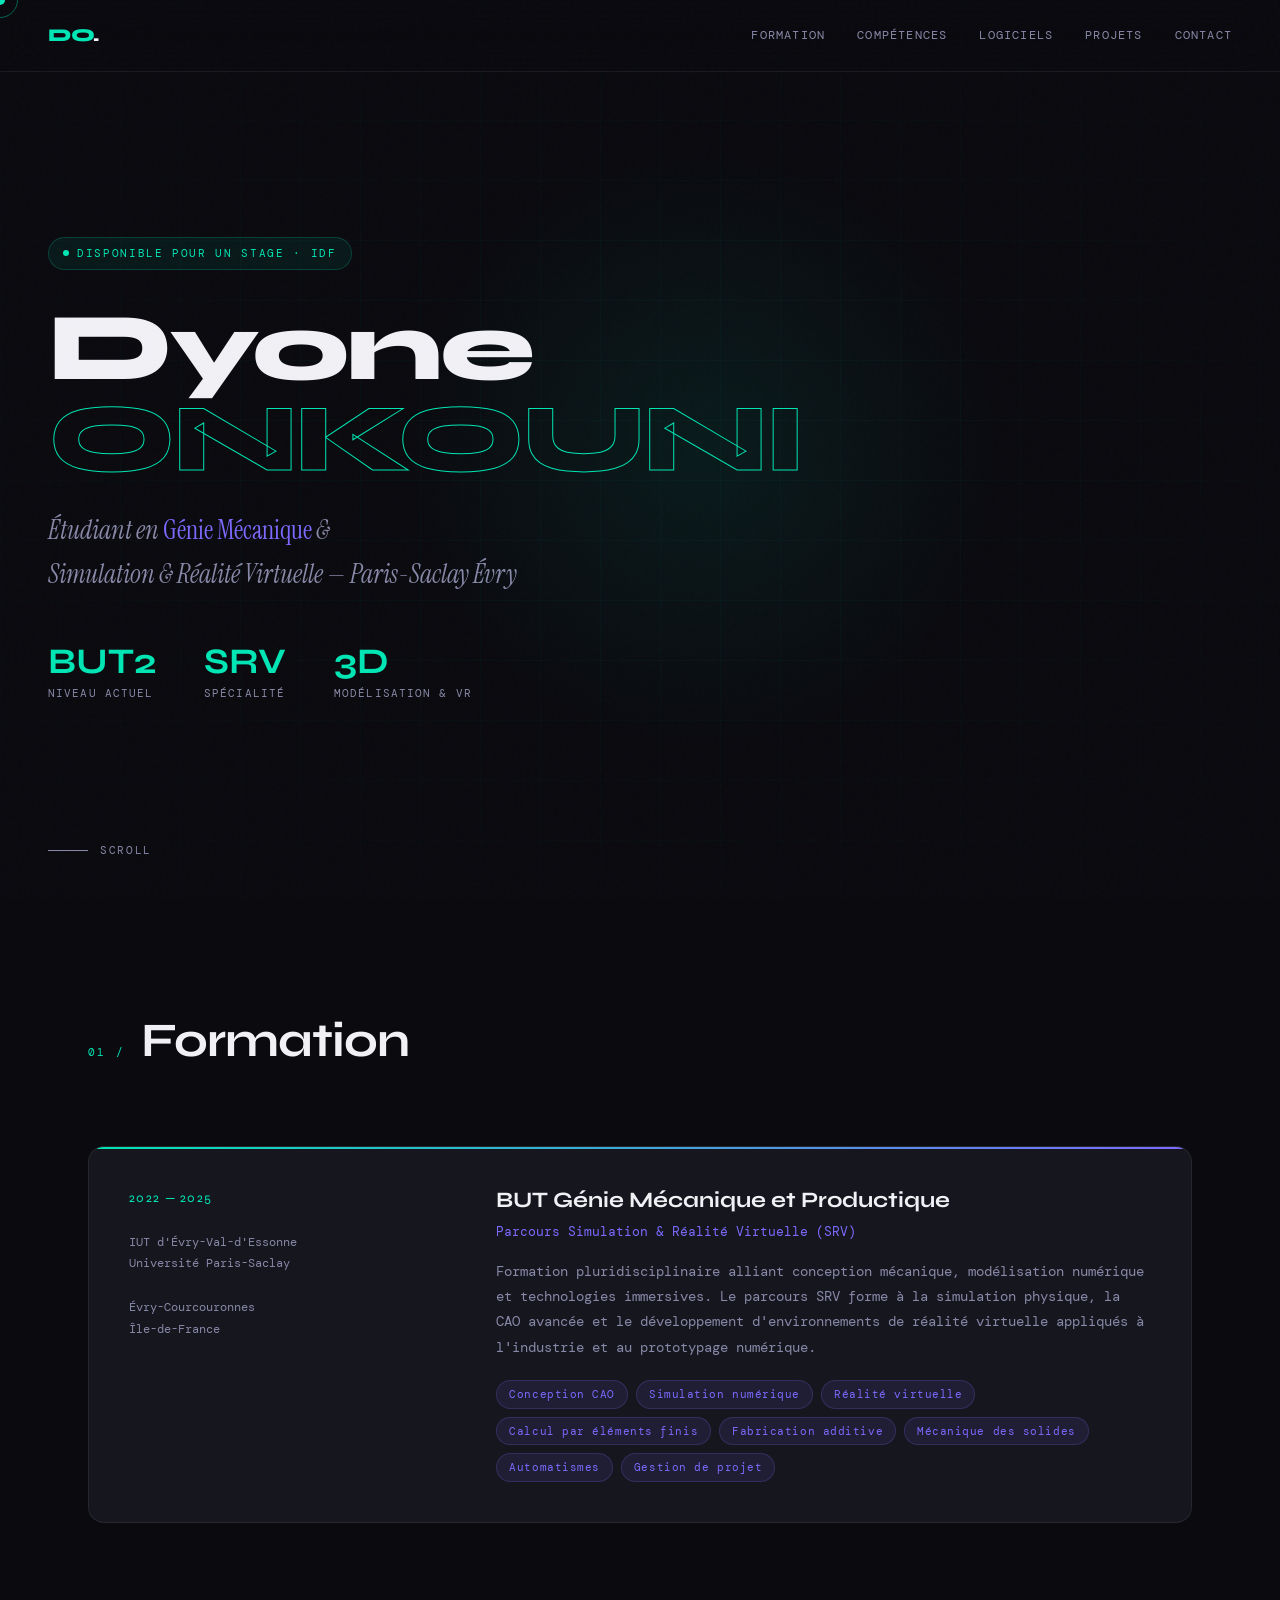
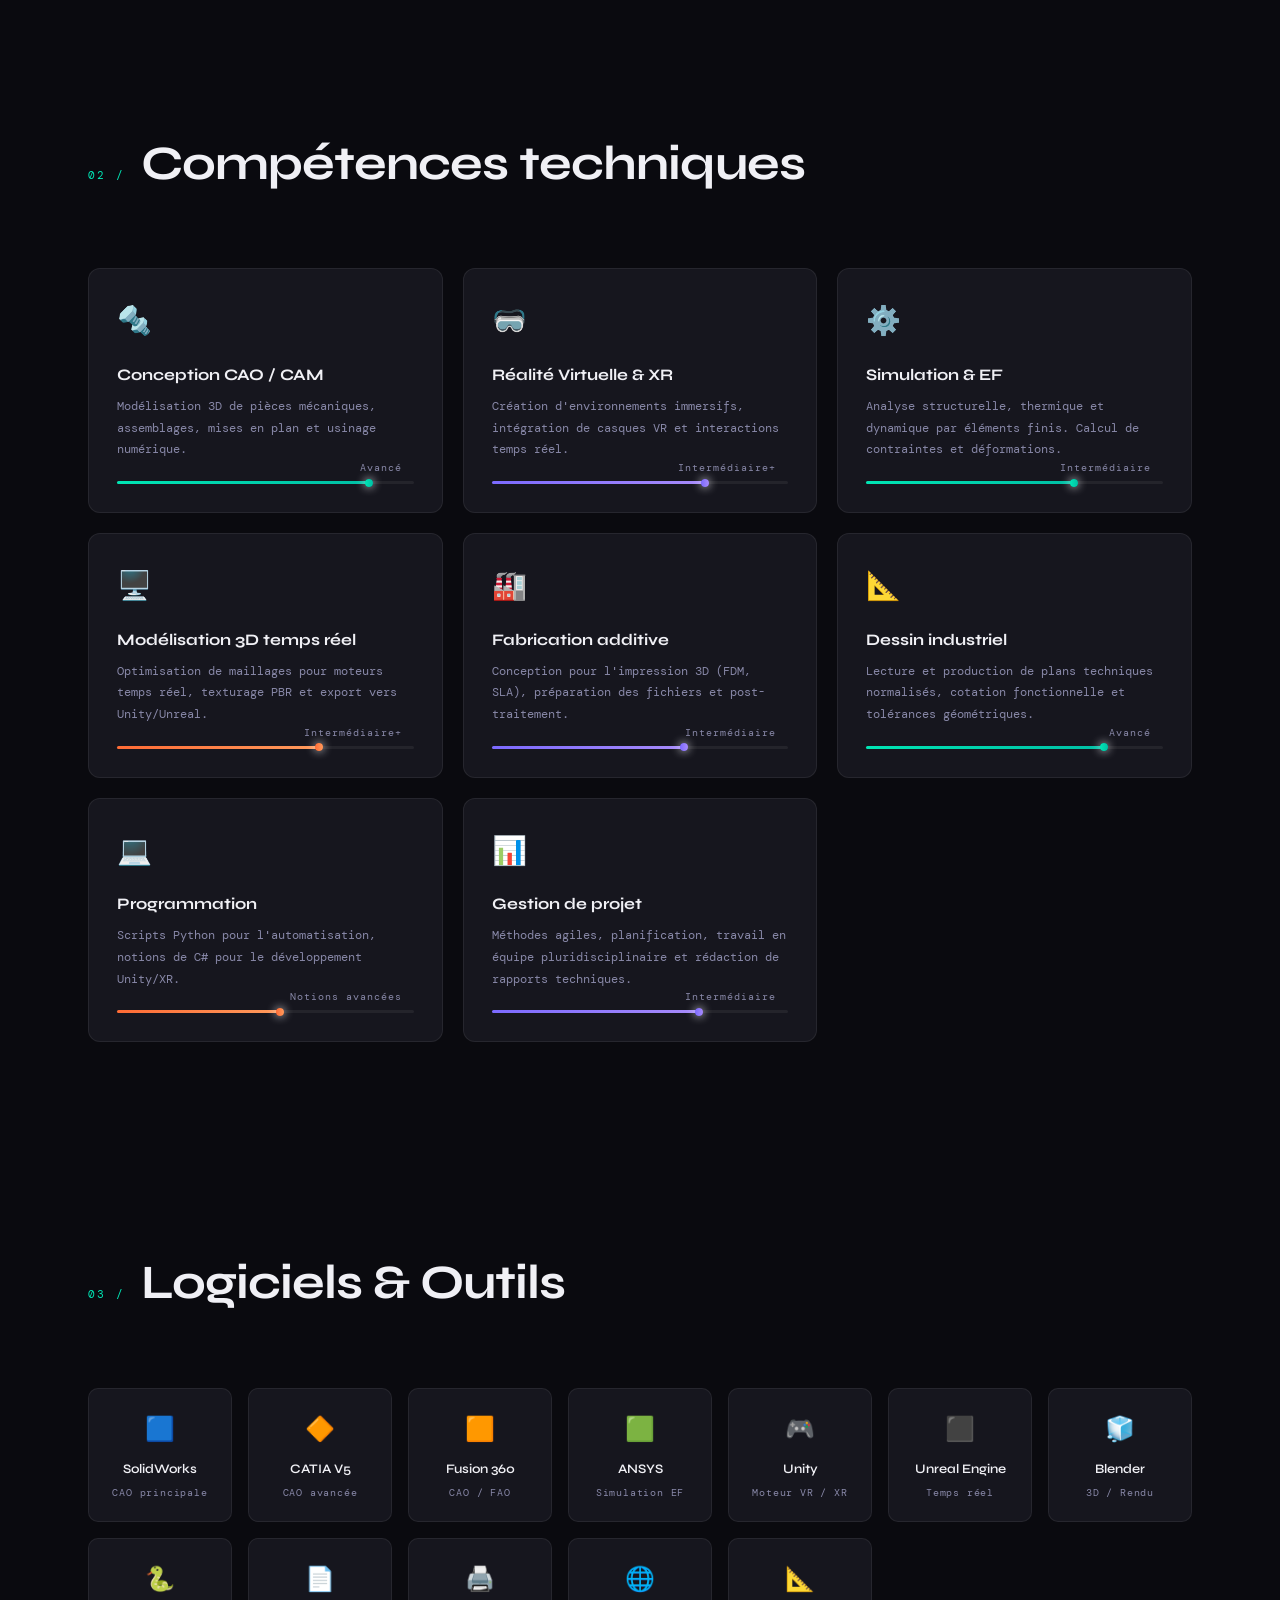
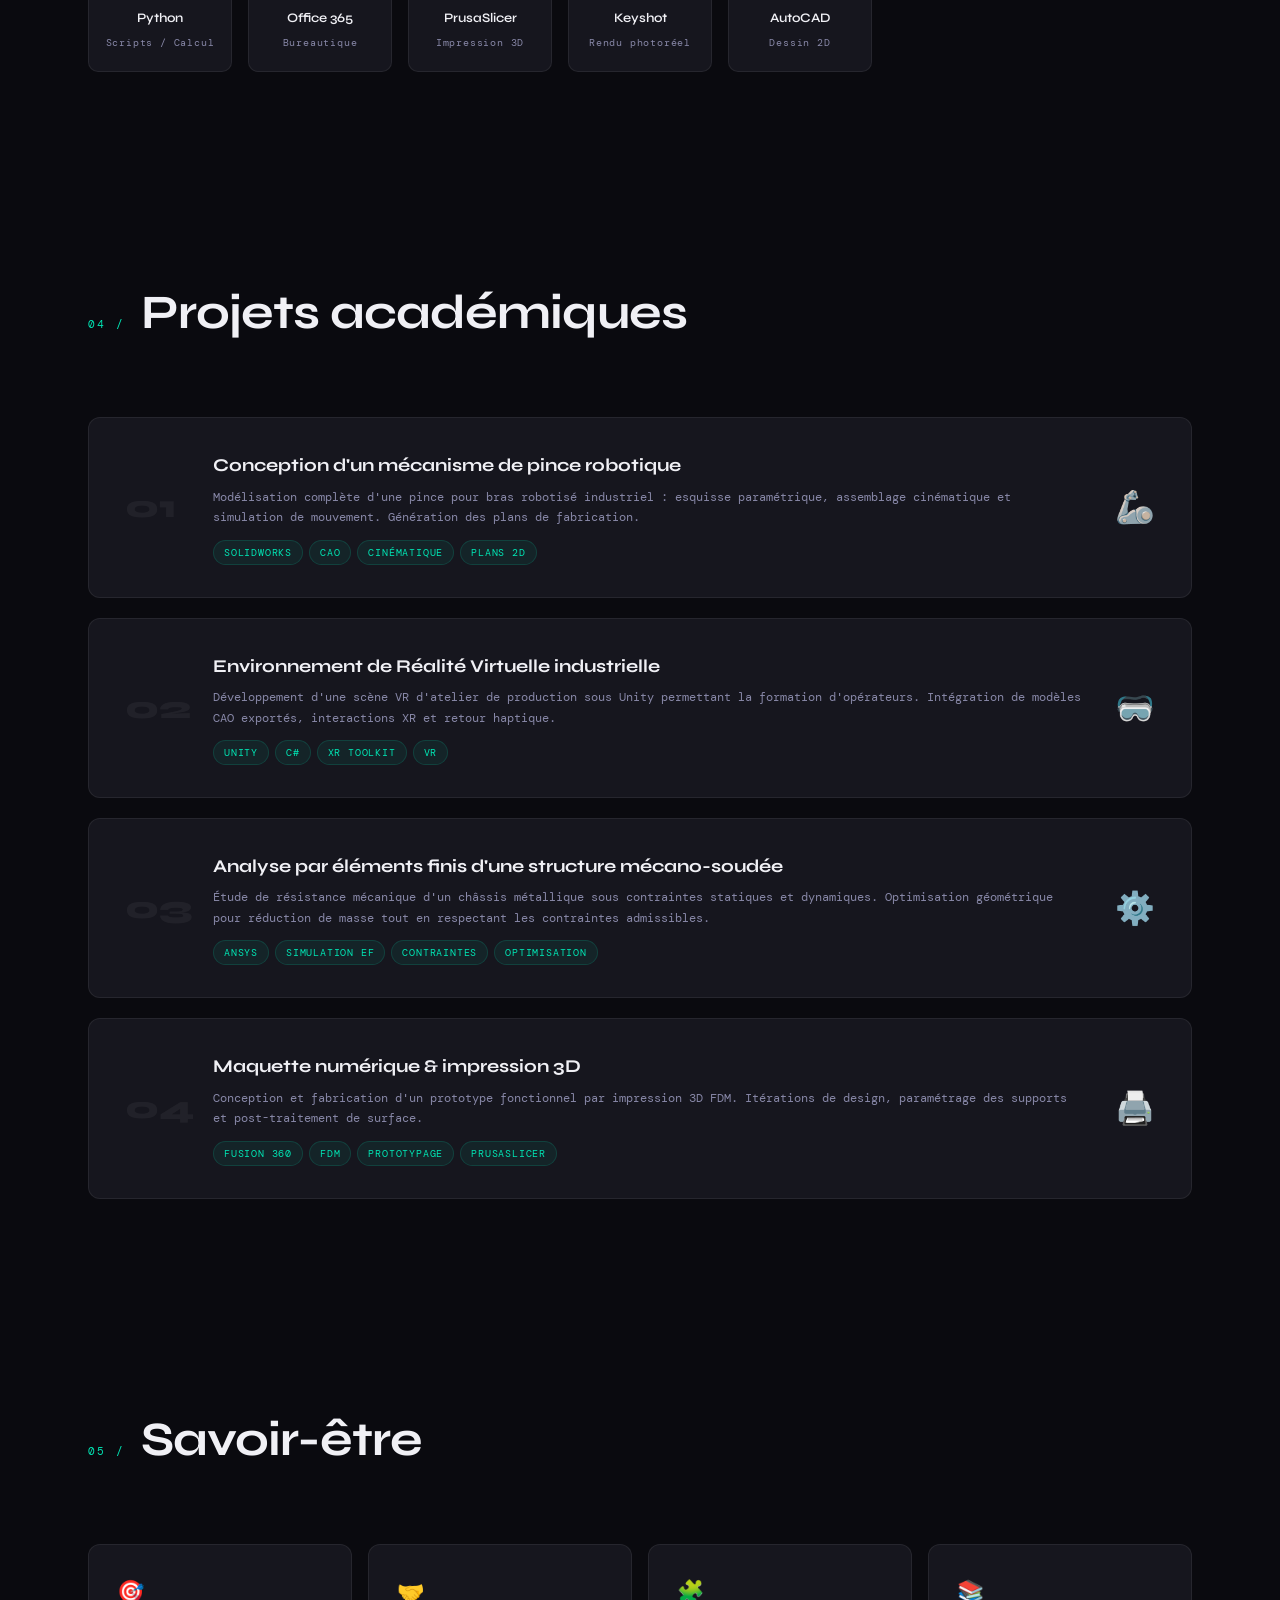
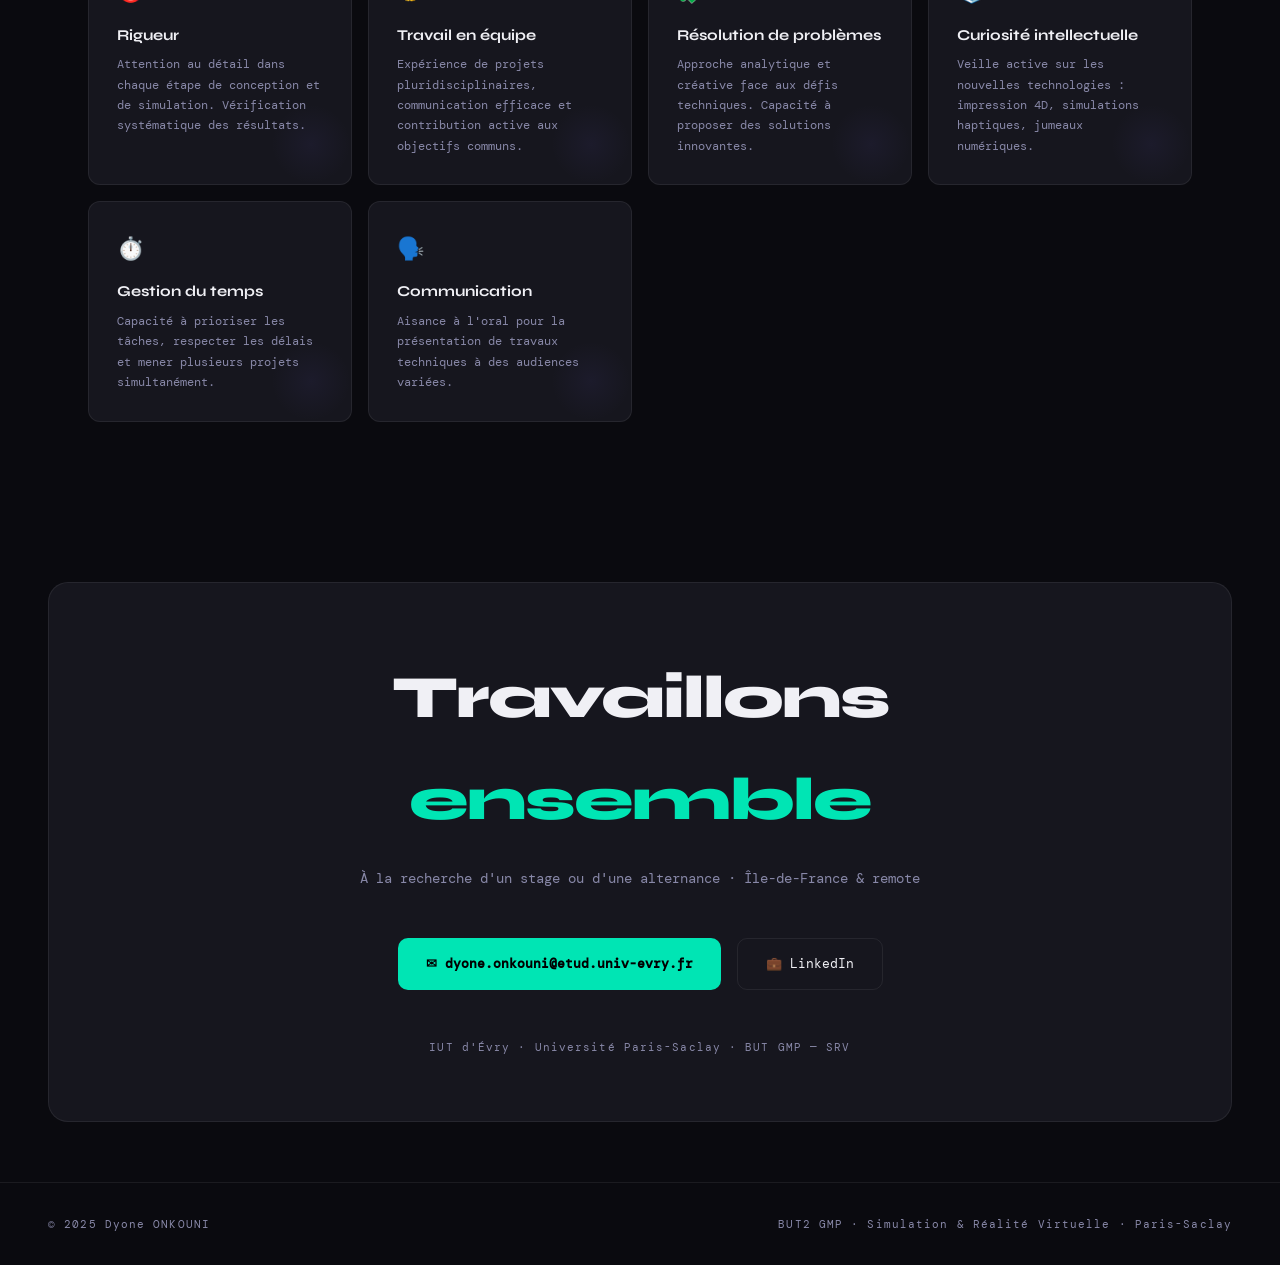
<file: portfolio_dyone_onkouni.html>
<!DOCTYPE html>
<html lang="fr">
<head>
<meta charset="UTF-8">
<meta name="viewport" content="width=device-width, initial-scale=1.0">
<title>Dyone ONKOUNI — Portfolio</title>
<link href="https://fonts.googleapis.com/css2?family=Syne:wght@400;600;700;800&family=DM+Mono:ital,wght@0,300;0,400;1,300&family=Instrument+Serif:ital@0;1&display=swap" rel="stylesheet">
<style>
  :root {
    --bg: #0a0a0f;
    --surface: #111118;
    --card: #16161e;
    --accent: #00e5b4;
    --accent2: #7c6aff;
    --accent3: #ff6b35;
    --text: #f0f0f5;
    --muted: #8888a8;
    --border: rgba(255,255,255,0.07);
    --glow: rgba(0,229,180,0.15);
  }

  *, *::before, *::after { box-sizing: border-box; margin: 0; padding: 0; }

  html { scroll-behavior: smooth; }

  body {
    background: var(--bg);
    color: var(--text);
    font-family: 'DM Mono', monospace;
    font-size: 14px;
    line-height: 1.7;
    overflow-x: hidden;
  }

  /* ── NOISE OVERLAY ── */
  body::before {
    content: '';
    position: fixed;
    inset: 0;
    background-image: url("data:image/svg+xml,%3Csvg viewBox='0 0 256 256' xmlns='http://www.w3.org/2000/svg'%3E%3Cfilter id='n'%3E%3CfeTurbulence type='fractalNoise' baseFrequency='0.9' numOctaves='4' stitchTiles='stitch'/%3E%3C/filter%3E%3Crect width='100%25' height='100%25' filter='url(%23n)' opacity='0.04'/%3E%3C/svg%3E");
    pointer-events: none;
    z-index: 9999;
    opacity: 0.4;
  }

  /* ── CURSOR ── */
  .cursor {
    width: 10px; height: 10px;
    background: var(--accent);
    border-radius: 50%;
    position: fixed;
    pointer-events: none;
    z-index: 10000;
    transition: transform 0.15s ease;
    mix-blend-mode: screen;
  }
  .cursor-ring {
    width: 36px; height: 36px;
    border: 1px solid rgba(0,229,180,0.4);
    border-radius: 50%;
    position: fixed;
    pointer-events: none;
    z-index: 9998;
    transition: all 0.3s cubic-bezier(0.25, 0.46, 0.45, 0.94);
  }

  /* ── NAV ── */
  nav {
    position: fixed;
    top: 0; left: 0; right: 0;
    z-index: 100;
    display: flex;
    justify-content: space-between;
    align-items: center;
    padding: 20px 48px;
    background: rgba(10,10,15,0.8);
    backdrop-filter: blur(20px);
    border-bottom: 1px solid var(--border);
  }
  .nav-logo {
    font-family: 'Syne', sans-serif;
    font-weight: 800;
    font-size: 18px;
    color: var(--accent);
    letter-spacing: -0.5px;
  }
  .nav-logo span { color: var(--text); }
  .nav-links {
    display: flex;
    gap: 32px;
    list-style: none;
  }
  .nav-links a {
    color: var(--muted);
    text-decoration: none;
    font-size: 12px;
    letter-spacing: 0.1em;
    text-transform: uppercase;
    transition: color 0.2s;
  }
  .nav-links a:hover { color: var(--accent); }

  /* ── HERO ── */
  #hero {
    min-height: 100vh;
    display: flex;
    align-items: center;
    padding: 120px 48px 80px;
    position: relative;
    overflow: hidden;
  }

  .hero-grid-bg {
    position: absolute;
    inset: 0;
    background-image:
      linear-gradient(rgba(0,229,180,0.03) 1px, transparent 1px),
      linear-gradient(90deg, rgba(0,229,180,0.03) 1px, transparent 1px);
    background-size: 60px 60px;
    mask-image: radial-gradient(ellipse 80% 80% at 50% 50%, black 30%, transparent 100%);
  }

  .hero-glow {
    position: absolute;
    width: 600px; height: 600px;
    border-radius: 50%;
    background: radial-gradient(circle, rgba(0,229,180,0.08) 0%, transparent 70%);
    top: 50%; left: 55%;
    transform: translate(-50%, -50%);
    animation: pulse 4s ease-in-out infinite;
  }

  @keyframes pulse {
    0%, 100% { transform: translate(-50%, -50%) scale(1); opacity: 0.8; }
    50% { transform: translate(-50%, -50%) scale(1.1); opacity: 1; }
  }

  .hero-content {
    position: relative;
    max-width: 1100px;
    width: 100%;
  }

  .hero-tag {
    display: inline-flex;
    align-items: center;
    gap: 8px;
    background: rgba(0,229,180,0.07);
    border: 1px solid rgba(0,229,180,0.2);
    color: var(--accent);
    padding: 6px 14px;
    border-radius: 100px;
    font-size: 11px;
    letter-spacing: 0.15em;
    text-transform: uppercase;
    margin-bottom: 32px;
    animation: fadeUp 0.8s ease both;
  }
  .hero-tag::before {
    content: '';
    width: 6px; height: 6px;
    background: var(--accent);
    border-radius: 50%;
    animation: blink 1.5s ease infinite;
  }
  @keyframes blink {
    0%, 100% { opacity: 1; } 50% { opacity: 0.3; }
  }

  .hero-name {
    font-family: 'Syne', sans-serif;
    font-size: clamp(52px, 8vw, 96px);
    font-weight: 800;
    line-height: 0.95;
    letter-spacing: -3px;
    margin-bottom: 24px;
    animation: fadeUp 0.8s 0.1s ease both;
  }
  .hero-name .first { display: block; color: var(--text); }
  .hero-name .last {
    display: block;
    color: transparent;
    -webkit-text-stroke: 1px var(--accent);
  }

  .hero-subtitle {
    font-family: 'Instrument Serif', serif;
    font-style: italic;
    font-size: clamp(18px, 2.5vw, 26px);
    color: var(--muted);
    margin-bottom: 48px;
    animation: fadeUp 0.8s 0.2s ease both;
  }
  .hero-subtitle strong { color: var(--accent2); font-style: normal; font-weight: 400; }

  .hero-stats {
    display: flex;
    gap: 48px;
    animation: fadeUp 0.8s 0.3s ease both;
    flex-wrap: wrap;
  }
  .stat { display: flex; flex-direction: column; }
  .stat-num {
    font-family: 'Syne', sans-serif;
    font-size: 36px;
    font-weight: 700;
    color: var(--accent);
    line-height: 1;
  }
  .stat-label { color: var(--muted); font-size: 11px; letter-spacing: 0.1em; text-transform: uppercase; margin-top: 4px; }

  .scroll-hint {
    position: absolute;
    bottom: 40px; left: 48px;
    display: flex;
    align-items: center;
    gap: 12px;
    color: var(--muted);
    font-size: 11px;
    letter-spacing: 0.15em;
    text-transform: uppercase;
    animation: fadeUp 1s 0.6s ease both;
  }
  .scroll-line {
    width: 40px; height: 1px;
    background: var(--muted);
    position: relative;
    overflow: hidden;
  }
  .scroll-line::after {
    content: '';
    position: absolute;
    inset: 0;
    background: var(--accent);
    transform: translateX(-100%);
    animation: scan 1.8s ease infinite;
  }
  @keyframes scan { 0% { transform: translateX(-100%); } 100% { transform: translateX(100%); } }

  @keyframes fadeUp {
    from { opacity: 0; transform: translateY(24px); }
    to { opacity: 1; transform: translateY(0); }
  }

  /* ── SECTIONS ── */
  section {
    padding: 100px 48px;
    max-width: 1200px;
    margin: 0 auto;
  }

  .section-header {
    display: flex;
    align-items: baseline;
    gap: 16px;
    margin-bottom: 64px;
  }
  .section-num {
    font-size: 11px;
    color: var(--accent);
    letter-spacing: 0.2em;
    text-transform: uppercase;
  }
  .section-title {
    font-family: 'Syne', sans-serif;
    font-size: clamp(28px, 4vw, 48px);
    font-weight: 700;
    letter-spacing: -1px;
    color: var(--text);
  }

  /* ── FORMATION ── */
  .formation-card {
    background: var(--card);
    border: 1px solid var(--border);
    border-radius: 16px;
    padding: 40px;
    display: grid;
    grid-template-columns: 1fr 2fr;
    gap: 40px;
    position: relative;
    overflow: hidden;
    transition: border-color 0.3s;
  }
  .formation-card:hover { border-color: rgba(0,229,180,0.3); }
  .formation-card::before {
    content: '';
    position: absolute;
    top: 0; left: 0; right: 0;
    height: 2px;
    background: linear-gradient(90deg, var(--accent), var(--accent2));
  }
  .formation-year {
    font-family: 'Syne', sans-serif;
    font-size: 13px;
    color: var(--accent);
    letter-spacing: 0.1em;
  }
  .formation-degree {
    font-family: 'Syne', sans-serif;
    font-size: 22px;
    font-weight: 700;
    margin-bottom: 8px;
    line-height: 1.2;
  }
  .formation-school {
    color: var(--accent2);
    margin-bottom: 16px;
    font-size: 13px;
  }
  .formation-desc { color: var(--muted); line-height: 1.8; }

  .formation-modules {
    display: flex;
    flex-wrap: wrap;
    gap: 8px;
    margin-top: 20px;
  }
  .module-tag {
    background: rgba(124,106,255,0.1);
    border: 1px solid rgba(124,106,255,0.2);
    color: var(--accent2);
    padding: 4px 12px;
    border-radius: 100px;
    font-size: 11px;
    letter-spacing: 0.05em;
  }

  /* ── SKILLS GRID ── */
  .skills-grid {
    display: grid;
    grid-template-columns: repeat(auto-fit, minmax(300px, 1fr));
    gap: 20px;
  }

  .skill-card {
    background: var(--card);
    border: 1px solid var(--border);
    border-radius: 12px;
    padding: 28px;
    transition: transform 0.2s ease, border-color 0.3s;
    cursor: default;
  }
  .skill-card:hover {
    transform: translateY(-4px);
    border-color: rgba(0,229,180,0.25);
  }

  .skill-icon {
    font-size: 28px;
    margin-bottom: 16px;
    display: block;
  }
  .skill-name {
    font-family: 'Syne', sans-serif;
    font-size: 16px;
    font-weight: 700;
    margin-bottom: 8px;
  }
  .skill-desc { color: var(--muted); font-size: 12px; line-height: 1.8; margin-bottom: 20px; }

  .skill-bar {
    height: 3px;
    background: rgba(255,255,255,0.06);
    border-radius: 2px;
    overflow: visible;
    position: relative;
  }
  .skill-fill {
    height: 100%;
    border-radius: 2px;
    position: relative;
    transition: width 1.2s cubic-bezier(0.25, 0.46, 0.45, 0.94);
  }
  .skill-fill::after {
    content: '';
    position: absolute;
    right: 0; top: 50%;
    width: 8px; height: 8px;
    border-radius: 50%;
    background: inherit;
    transform: translate(50%, -50%);
    box-shadow: 0 0 10px currentColor;
  }
  .skill-level {
    position: absolute;
    right: 12px;
    top: -22px;
    font-size: 10px;
    color: var(--muted);
    letter-spacing: 0.1em;
  }

  .s-green { background: linear-gradient(90deg, var(--accent), #00bfa5); }
  .s-purple { background: linear-gradient(90deg, var(--accent2), #a78bfa); }
  .s-orange { background: linear-gradient(90deg, var(--accent3), #ff9a5c); }

  /* ── LOGICIELS ── */
  .tools-grid {
    display: grid;
    grid-template-columns: repeat(auto-fit, minmax(140px, 1fr));
    gap: 16px;
  }
  .tool-chip {
    background: var(--card);
    border: 1px solid var(--border);
    border-radius: 10px;
    padding: 20px 16px;
    text-align: center;
    transition: all 0.2s;
    cursor: default;
  }
  .tool-chip:hover {
    border-color: rgba(0,229,180,0.3);
    background: rgba(0,229,180,0.04);
    transform: scale(1.03);
  }
  .tool-emoji { font-size: 24px; display: block; margin-bottom: 8px; }
  .tool-name {
    font-family: 'Syne', sans-serif;
    font-size: 13px;
    font-weight: 600;
    color: var(--text);
  }
  .tool-cat { color: var(--muted); font-size: 10px; margin-top: 4px; letter-spacing: 0.08em; }

  /* ── PROJETS ── */
  .projects-list {
    display: flex;
    flex-direction: column;
    gap: 20px;
  }
  .project-row {
    background: var(--card);
    border: 1px solid var(--border);
    border-radius: 12px;
    padding: 32px 36px;
    display: grid;
    grid-template-columns: 60px 1fr auto;
    align-items: center;
    gap: 28px;
    transition: all 0.25s;
    cursor: default;
  }
  .project-row:hover {
    border-color: rgba(0,229,180,0.25);
    transform: translateX(6px);
    background: rgba(0,229,180,0.02);
  }
  .project-num {
    font-family: 'Syne', sans-serif;
    font-size: 32px;
    font-weight: 800;
    color: rgba(255,255,255,0.05);
    line-height: 1;
  }
  .project-name {
    font-family: 'Syne', sans-serif;
    font-size: 18px;
    font-weight: 700;
    margin-bottom: 6px;
  }
  .project-desc { color: var(--muted); font-size: 12px; line-height: 1.7; }
  .project-tags {
    display: flex;
    flex-wrap: wrap;
    gap: 6px;
    margin-top: 12px;
  }
  .ptag {
    background: rgba(0,229,180,0.07);
    border: 1px solid rgba(0,229,180,0.15);
    color: var(--accent);
    padding: 3px 10px;
    border-radius: 100px;
    font-size: 10px;
    letter-spacing: 0.08em;
    text-transform: uppercase;
  }
  .project-icon { font-size: 32px; }

  /* ── QUALITÉS ── */
  .qualities-grid {
    display: grid;
    grid-template-columns: repeat(auto-fit, minmax(220px, 1fr));
    gap: 16px;
  }
  .quality-card {
    background: var(--card);
    border: 1px solid var(--border);
    border-radius: 12px;
    padding: 28px;
    transition: all 0.2s;
    position: relative;
    overflow: hidden;
  }
  .quality-card:hover { border-color: rgba(124,106,255,0.3); }
  .quality-card::after {
    content: '';
    position: absolute;
    bottom: 0; right: 0;
    width: 80px; height: 80px;
    border-radius: 50%;
    background: radial-gradient(circle, rgba(124,106,255,0.06) 0%, transparent 70%);
  }
  .quality-icon { font-size: 22px; margin-bottom: 12px; display: block; }
  .quality-name {
    font-family: 'Syne', sans-serif;
    font-size: 15px;
    font-weight: 700;
    margin-bottom: 6px;
  }
  .quality-desc { color: var(--muted); font-size: 12px; line-height: 1.7; }

  /* ── CONTACT ── */
  #contact {
    padding: 100px 48px;
  }
  .contact-inner {
    max-width: 1200px;
    margin: 0 auto;
    background: var(--card);
    border: 1px solid var(--border);
    border-radius: 20px;
    padding: 64px;
    position: relative;
    overflow: hidden;
    text-align: center;
  }
  .contact-inner::before {
    content: '';
    position: absolute;
    top: -50%; left: -50%;
    width: 200%; height: 200%;
    background: radial-gradient(ellipse 40% 40% at 50% 0%, rgba(0,229,180,0.05) 0%, transparent 60%);
    pointer-events: none;
  }
  .contact-title {
    font-family: 'Syne', sans-serif;
    font-size: clamp(32px, 5vw, 60px);
    font-weight: 800;
    letter-spacing: -2px;
    margin-bottom: 16px;
    position: relative;
  }
  .contact-sub {
    color: var(--muted);
    margin-bottom: 48px;
    font-size: 14px;
    position: relative;
  }
  .contact-links {
    display: flex;
    justify-content: center;
    gap: 16px;
    flex-wrap: wrap;
    position: relative;
  }
  .contact-btn {
    display: inline-flex;
    align-items: center;
    gap: 10px;
    padding: 14px 28px;
    border-radius: 10px;
    text-decoration: none;
    font-family: 'DM Mono', monospace;
    font-size: 13px;
    transition: all 0.2s;
    cursor: pointer;
    border: none;
  }
  .btn-primary {
    background: var(--accent);
    color: #000;
    font-weight: 600;
  }
  .btn-primary:hover { background: #00ffca; transform: translateY(-2px); box-shadow: 0 12px 30px rgba(0,229,180,0.3); }
  .btn-secondary {
    background: transparent;
    color: var(--text);
    border: 1px solid var(--border);
  }
  .btn-secondary:hover { border-color: var(--accent2); color: var(--accent2); transform: translateY(-2px); }

  /* ── FOOTER ── */
  footer {
    border-top: 1px solid var(--border);
    padding: 32px 48px;
    display: flex;
    justify-content: space-between;
    align-items: center;
    color: var(--muted);
    font-size: 11px;
    letter-spacing: 0.1em;
  }

  /* ── FULL-WIDTH ── */
  #hero, #contact, footer {
    padding-left: max(48px, calc((100vw - 1200px) / 2));
    padding-right: max(48px, calc((100vw - 1200px) / 2));
  }

  @media (max-width: 768px) {
    nav { padding: 16px 24px; }
    .nav-links { display: none; }
    #hero, section, #contact, footer { padding-left: 24px; padding-right: 24px; }
    .hero-stats { gap: 28px; }
    .formation-card { grid-template-columns: 1fr; }
    .project-row { grid-template-columns: 40px 1fr; }
    .project-icon { display: none; }
    .contact-inner { padding: 40px 28px; }
  }
</style>
</head>
<body>

<div class="cursor" id="cursor"></div>
<div class="cursor-ring" id="cursorRing"></div>

<!-- NAV -->
<nav>
  <div class="nav-logo">DO<span>.</span></div>
  <ul class="nav-links">
    <li><a href="#formation">Formation</a></li>
    <li><a href="#competences">Compétences</a></li>
    <li><a href="#logiciels">Logiciels</a></li>
    <li><a href="#projets">Projets</a></li>
    <li><a href="#contact">Contact</a></li>
  </ul>
</nav>

<!-- HERO -->
<section id="hero" style="max-width:100%; padding-top:120px;">
  <div class="hero-grid-bg"></div>
  <div class="hero-glow"></div>
  <div class="hero-content">
    <div class="hero-tag">Disponible pour un stage · IDF</div>
    <h1 class="hero-name">
      <span class="first">Dyone</span>
      <span class="last">ONKOUNI</span>
    </h1>
    <p class="hero-subtitle">
      Étudiant en <strong>Génie Mécanique</strong> &amp;<br>
      Simulation &amp; Réalité Virtuelle — Paris-Saclay Évry
    </p>
    <div class="hero-stats">
      <div class="stat">
        <span class="stat-num">BUT2</span>
        <span class="stat-label">Niveau actuel</span>
      </div>
      <div class="stat">
        <span class="stat-num">SRV</span>
        <span class="stat-label">Spécialité</span>
      </div>
      <div class="stat">
        <span class="stat-num">3D</span>
        <span class="stat-label">Modélisation & VR</span>
      </div>
    </div>
  </div>
  <div class="scroll-hint">
    <div class="scroll-line"></div>
    Scroll
  </div>
</section>

<!-- FORMATION -->
<section id="formation" style="max-width:1200px; margin:0 auto;">
  <div class="section-header">
    <span class="section-num">01 /</span>
    <h2 class="section-title">Formation</h2>
  </div>
  <div class="formation-card">
    <div>
      <div class="formation-year">2022 — 2025</div>
      <br>
      <div style="color:var(--muted); font-size:12px;">IUT d'Évry-Val-d'Essonne<br>Université Paris-Saclay</div>
      <br>
      <div style="color:var(--muted); font-size:12px; line-height:1.8;">
        Évry-Courcouronnes<br>Île-de-France
      </div>
    </div>
    <div>
      <div class="formation-degree">BUT Génie Mécanique et Productique</div>
      <div class="formation-school">Parcours Simulation &amp; Réalité Virtuelle (SRV)</div>
      <p class="formation-desc">
        Formation pluridisciplinaire alliant conception mécanique, modélisation numérique et technologies immersives. 
        Le parcours SRV forme à la simulation physique, la CAO avancée et le développement d'environnements 
        de réalité virtuelle appliqués à l'industrie et au prototypage numérique.
      </p>
      <div class="formation-modules">
        <span class="module-tag">Conception CAO</span>
        <span class="module-tag">Simulation numérique</span>
        <span class="module-tag">Réalité virtuelle</span>
        <span class="module-tag">Calcul par éléments finis</span>
        <span class="module-tag">Fabrication additive</span>
        <span class="module-tag">Mécanique des solides</span>
        <span class="module-tag">Automatismes</span>
        <span class="module-tag">Gestion de projet</span>
      </div>
    </div>
  </div>
</section>

<!-- COMPÉTENCES -->
<section id="competences" style="max-width:1200px; margin:0 auto;">
  <div class="section-header">
    <span class="section-num">02 /</span>
    <h2 class="section-title">Compétences techniques</h2>
  </div>
  <div class="skills-grid">

    <div class="skill-card">
      <span class="skill-icon">🔩</span>
      <div class="skill-name">Conception CAO / CAM</div>
      <p class="skill-desc">Modélisation 3D de pièces mécaniques, assemblages, mises en plan et usinage numérique.</p>
      <div class="skill-bar">
        <span class="skill-level">Avancé</span>
        <div class="skill-fill s-green" style="width:85%"></div>
      </div>
    </div>

    <div class="skill-card">
      <span class="skill-icon">🥽</span>
      <div class="skill-name">Réalité Virtuelle & XR</div>
      <p class="skill-desc">Création d'environnements immersifs, intégration de casques VR et interactions temps réel.</p>
      <div class="skill-bar">
        <span class="skill-level">Intermédiaire+</span>
        <div class="skill-fill s-purple" style="width:72%"></div>
      </div>
    </div>

    <div class="skill-card">
      <span class="skill-icon">⚙️</span>
      <div class="skill-name">Simulation & EF</div>
      <p class="skill-desc">Analyse structurelle, thermique et dynamique par éléments finis. Calcul de contraintes et déformations.</p>
      <div class="skill-bar">
        <span class="skill-level">Intermédiaire</span>
        <div class="skill-fill s-green" style="width:70%"></div>
      </div>
    </div>

    <div class="skill-card">
      <span class="skill-icon">🖥️</span>
      <div class="skill-name">Modélisation 3D temps réel</div>
      <p class="skill-desc">Optimisation de maillages pour moteurs temps réel, texturage PBR et export vers Unity/Unreal.</p>
      <div class="skill-bar">
        <span class="skill-level">Intermédiaire+</span>
        <div class="skill-fill s-orange" style="width:68%"></div>
      </div>
    </div>

    <div class="skill-card">
      <span class="skill-icon">🏭</span>
      <div class="skill-name">Fabrication additive</div>
      <p class="skill-desc">Conception pour l'impression 3D (FDM, SLA), préparation des fichiers et post-traitement.</p>
      <div class="skill-bar">
        <span class="skill-level">Intermédiaire</span>
        <div class="skill-fill s-purple" style="width:65%"></div>
      </div>
    </div>

    <div class="skill-card">
      <span class="skill-icon">📐</span>
      <div class="skill-name">Dessin industriel</div>
      <p class="skill-desc">Lecture et production de plans techniques normalisés, cotation fonctionnelle et tolérances géométriques.</p>
      <div class="skill-bar">
        <span class="skill-level">Avancé</span>
        <div class="skill-fill s-green" style="width:80%"></div>
      </div>
    </div>

    <div class="skill-card">
      <span class="skill-icon">💻</span>
      <div class="skill-name">Programmation</div>
      <p class="skill-desc">Scripts Python pour l'automatisation, notions de C# pour le développement Unity/XR.</p>
      <div class="skill-bar">
        <span class="skill-level">Notions avancées</span>
        <div class="skill-fill s-orange" style="width:55%"></div>
      </div>
    </div>

    <div class="skill-card">
      <span class="skill-icon">📊</span>
      <div class="skill-name">Gestion de projet</div>
      <p class="skill-desc">Méthodes agiles, planification, travail en équipe pluridisciplinaire et rédaction de rapports techniques.</p>
      <div class="skill-bar">
        <span class="skill-level">Intermédiaire</span>
        <div class="skill-fill s-purple" style="width:70%"></div>
      </div>
    </div>

  </div>
</section>

<!-- LOGICIELS -->
<section id="logiciels" style="max-width:1200px; margin:0 auto;">
  <div class="section-header">
    <span class="section-num">03 /</span>
    <h2 class="section-title">Logiciels & Outils</h2>
  </div>
  <div class="tools-grid">
    <div class="tool-chip">
      <span class="tool-emoji">🟦</span>
      <div class="tool-name">SolidWorks</div>
      <div class="tool-cat">CAO principale</div>
    </div>
    <div class="tool-chip">
      <span class="tool-emoji">🔶</span>
      <div class="tool-name">CATIA V5</div>
      <div class="tool-cat">CAO avancée</div>
    </div>
    <div class="tool-chip">
      <span class="tool-emoji">🟧</span>
      <div class="tool-name">Fusion 360</div>
      <div class="tool-cat">CAO / FAO</div>
    </div>
    <div class="tool-chip">
      <span class="tool-emoji">🟩</span>
      <div class="tool-name">ANSYS</div>
      <div class="tool-cat">Simulation EF</div>
    </div>
    <div class="tool-chip">
      <span class="tool-emoji">🎮</span>
      <div class="tool-name">Unity</div>
      <div class="tool-cat">Moteur VR / XR</div>
    </div>
    <div class="tool-chip">
      <span class="tool-emoji">⬛</span>
      <div class="tool-name">Unreal Engine</div>
      <div class="tool-cat">Temps réel</div>
    </div>
    <div class="tool-chip">
      <span class="tool-emoji">🧊</span>
      <div class="tool-name">Blender</div>
      <div class="tool-cat">3D / Rendu</div>
    </div>
    <div class="tool-chip">
      <span class="tool-emoji">🐍</span>
      <div class="tool-name">Python</div>
      <div class="tool-cat">Scripts / Calcul</div>
    </div>
    <div class="tool-chip">
      <span class="tool-emoji">📄</span>
      <div class="tool-name">Office 365</div>
      <div class="tool-cat">Bureautique</div>
    </div>
    <div class="tool-chip">
      <span class="tool-emoji">🖨️</span>
      <div class="tool-name">PrusaSlicer</div>
      <div class="tool-cat">Impression 3D</div>
    </div>
    <div class="tool-chip">
      <span class="tool-emoji">🌐</span>
      <div class="tool-name">Keyshot</div>
      <div class="tool-cat">Rendu photoréel</div>
    </div>
    <div class="tool-chip">
      <span class="tool-emoji">📐</span>
      <div class="tool-name">AutoCAD</div>
      <div class="tool-cat">Dessin 2D</div>
    </div>
  </div>
</section>

<!-- PROJETS -->
<section id="projets" style="max-width:1200px; margin:0 auto;">
  <div class="section-header">
    <span class="section-num">04 /</span>
    <h2 class="section-title">Projets académiques</h2>
  </div>
  <div class="projects-list">

    <div class="project-row">
      <div class="project-num">01</div>
      <div>
        <div class="project-name">Conception d'un mécanisme de pince robotique</div>
        <p class="project-desc">Modélisation complète d'une pince pour bras robotisé industriel : esquisse paramétrique, assemblage cinématique et simulation de mouvement. Génération des plans de fabrication.</p>
        <div class="project-tags">
          <span class="ptag">SolidWorks</span>
          <span class="ptag">CAO</span>
          <span class="ptag">Cinématique</span>
          <span class="ptag">Plans 2D</span>
        </div>
      </div>
      <div class="project-icon">🦾</div>
    </div>

    <div class="project-row">
      <div class="project-num">02</div>
      <div>
        <div class="project-name">Environnement de Réalité Virtuelle industrielle</div>
        <p class="project-desc">Développement d'une scène VR d'atelier de production sous Unity permettant la formation d'opérateurs. Intégration de modèles CAO exportés, interactions XR et retour haptique.</p>
        <div class="project-tags">
          <span class="ptag">Unity</span>
          <span class="ptag">C#</span>
          <span class="ptag">XR Toolkit</span>
          <span class="ptag">VR</span>
        </div>
      </div>
      <div class="project-icon">🥽</div>
    </div>

    <div class="project-row">
      <div class="project-num">03</div>
      <div>
        <div class="project-name">Analyse par éléments finis d'une structure mécano-soudée</div>
        <p class="project-desc">Étude de résistance mécanique d'un châssis métallique sous contraintes statiques et dynamiques. Optimisation géométrique pour réduction de masse tout en respectant les contraintes admissibles.</p>
        <div class="project-tags">
          <span class="ptag">ANSYS</span>
          <span class="ptag">Simulation EF</span>
          <span class="ptag">Contraintes</span>
          <span class="ptag">Optimisation</span>
        </div>
      </div>
      <div class="project-icon">⚙️</div>
    </div>

    <div class="project-row">
      <div class="project-num">04</div>
      <div>
        <div class="project-name">Maquette numérique & impression 3D</div>
        <p class="project-desc">Conception et fabrication d'un prototype fonctionnel par impression 3D FDM. Itérations de design, paramétrage des supports et post-traitement de surface.</p>
        <div class="project-tags">
          <span class="ptag">Fusion 360</span>
          <span class="ptag">FDM</span>
          <span class="ptag">Prototypage</span>
          <span class="ptag">PrusaSlicer</span>
        </div>
      </div>
      <div class="project-icon">🖨️</div>
    </div>

  </div>
</section>

<!-- QUALITÉS -->
<section id="qualites" style="max-width:1200px; margin:0 auto;">
  <div class="section-header">
    <span class="section-num">05 /</span>
    <h2 class="section-title">Savoir-être</h2>
  </div>
  <div class="qualities-grid">
    <div class="quality-card">
      <span class="quality-icon">🎯</span>
      <div class="quality-name">Rigueur</div>
      <p class="quality-desc">Attention au détail dans chaque étape de conception et de simulation. Vérification systématique des résultats.</p>
    </div>
    <div class="quality-card">
      <span class="quality-icon">🤝</span>
      <div class="quality-name">Travail en équipe</div>
      <p class="quality-desc">Expérience de projets pluridisciplinaires, communication efficace et contribution active aux objectifs communs.</p>
    </div>
    <div class="quality-card">
      <span class="quality-icon">🧩</span>
      <div class="quality-name">Résolution de problèmes</div>
      <p class="quality-desc">Approche analytique et créative face aux défis techniques. Capacité à proposer des solutions innovantes.</p>
    </div>
    <div class="quality-card">
      <span class="quality-icon">📚</span>
      <div class="quality-name">Curiosité intellectuelle</div>
      <p class="quality-desc">Veille active sur les nouvelles technologies : impression 4D, simulations haptiques, jumeaux numériques.</p>
    </div>
    <div class="quality-card">
      <span class="quality-icon">⏱️</span>
      <div class="quality-name">Gestion du temps</div>
      <p class="quality-desc">Capacité à prioriser les tâches, respecter les délais et mener plusieurs projets simultanément.</p>
    </div>
    <div class="quality-card">
      <span class="quality-icon">🗣️</span>
      <div class="quality-name">Communication</div>
      <p class="quality-desc">Aisance à l'oral pour la présentation de travaux techniques à des audiences variées.</p>
    </div>
  </div>
</section>

<!-- CONTACT -->
<div id="contact" style="padding:60px max(48px, calc((100vw - 1200px) / 2));">
  <div class="contact-inner">
    <h2 class="contact-title">Travaillons<br><span style="color:var(--accent)">ensemble</span></h2>
    <p class="contact-sub">À la recherche d'un stage ou d'une alternance · Île-de-France &amp; remote</p>
    <div class="contact-links">
      <a class="contact-btn btn-primary" href="mailto:dyone.onkouni@etud.univ-evry.fr">
        ✉ dyone.onkouni@etud.univ-evry.fr
      </a>
      <a class="contact-btn btn-secondary" href="https://www.linkedin.com/in/" target="_blank">
        💼 LinkedIn
      </a>
    </div>
    <br><br>
    <div style="color:var(--muted); font-size:11px; letter-spacing:0.1em;">
      IUT d'Évry · Université Paris-Saclay · BUT GMP — SRV
    </div>
  </div>
</div>

<footer>
  <span>© 2025 Dyone ONKOUNI</span>
  <span>BUT2 GMP · Simulation &amp; Réalité Virtuelle · Paris-Saclay</span>
</footer>

<script>
  // Custom cursor
  const cursor = document.getElementById('cursor');
  const ring = document.getElementById('cursorRing');
  let mx = 0, my = 0, rx = 0, ry = 0;
  document.addEventListener('mousemove', e => { mx = e.clientX; my = e.clientY; });
  function animCursor() {
    cursor.style.left = mx - 5 + 'px';
    cursor.style.top = my - 5 + 'px';
    rx += (mx - rx) * 0.12;
    ry += (my - ry) * 0.12;
    ring.style.left = rx - 18 + 'px';
    ring.style.top = ry - 18 + 'px';
    requestAnimationFrame(animCursor);
  }
  animCursor();

  document.querySelectorAll('a, button, .skill-card, .tool-chip, .project-row, .quality-card').forEach(el => {
    el.addEventListener('mouseenter', () => {
      cursor.style.transform = 'scale(2)';
      ring.style.transform = 'scale(1.4)';
      ring.style.borderColor = 'rgba(0,229,180,0.6)';
    });
    el.addEventListener('mouseleave', () => {
      cursor.style.transform = 'scale(1)';
      ring.style.transform = 'scale(1)';
      ring.style.borderColor = 'rgba(0,229,180,0.4)';
    });
  });

  // Animate skill bars on scroll
  const bars = document.querySelectorAll('.skill-fill');
  const widths = Array.from(bars).map(b => b.style.width);
  bars.forEach(b => b.style.width = '0');

  const observer = new IntersectionObserver(entries => {
    entries.forEach(entry => {
      if (entry.isIntersecting) {
        const idx = Array.from(bars).indexOf(entry.target);
        setTimeout(() => { entry.target.style.width = widths[idx]; }, 100);
        observer.unobserve(entry.target);
      }
    });
  }, { threshold: 0.3 });
  bars.forEach(b => observer.observe(b));

  // Fade in sections
  const sections = document.querySelectorAll('section, #contact > div');
  const secObserver = new IntersectionObserver(entries => {
    entries.forEach(entry => {
      if (entry.isIntersecting) {
        entry.target.style.opacity = '1';
        entry.target.style.transform = 'translateY(0)';
      }
    });
  }, { threshold: 0.08 });
  sections.forEach(s => {
    s.style.opacity = '0';
    s.style.transform = 'translateY(30px)';
    s.style.transition = 'opacity 0.7s ease, transform 0.7s ease';
    secObserver.observe(s);
  });
</script>
</body>
</html>
</file>
